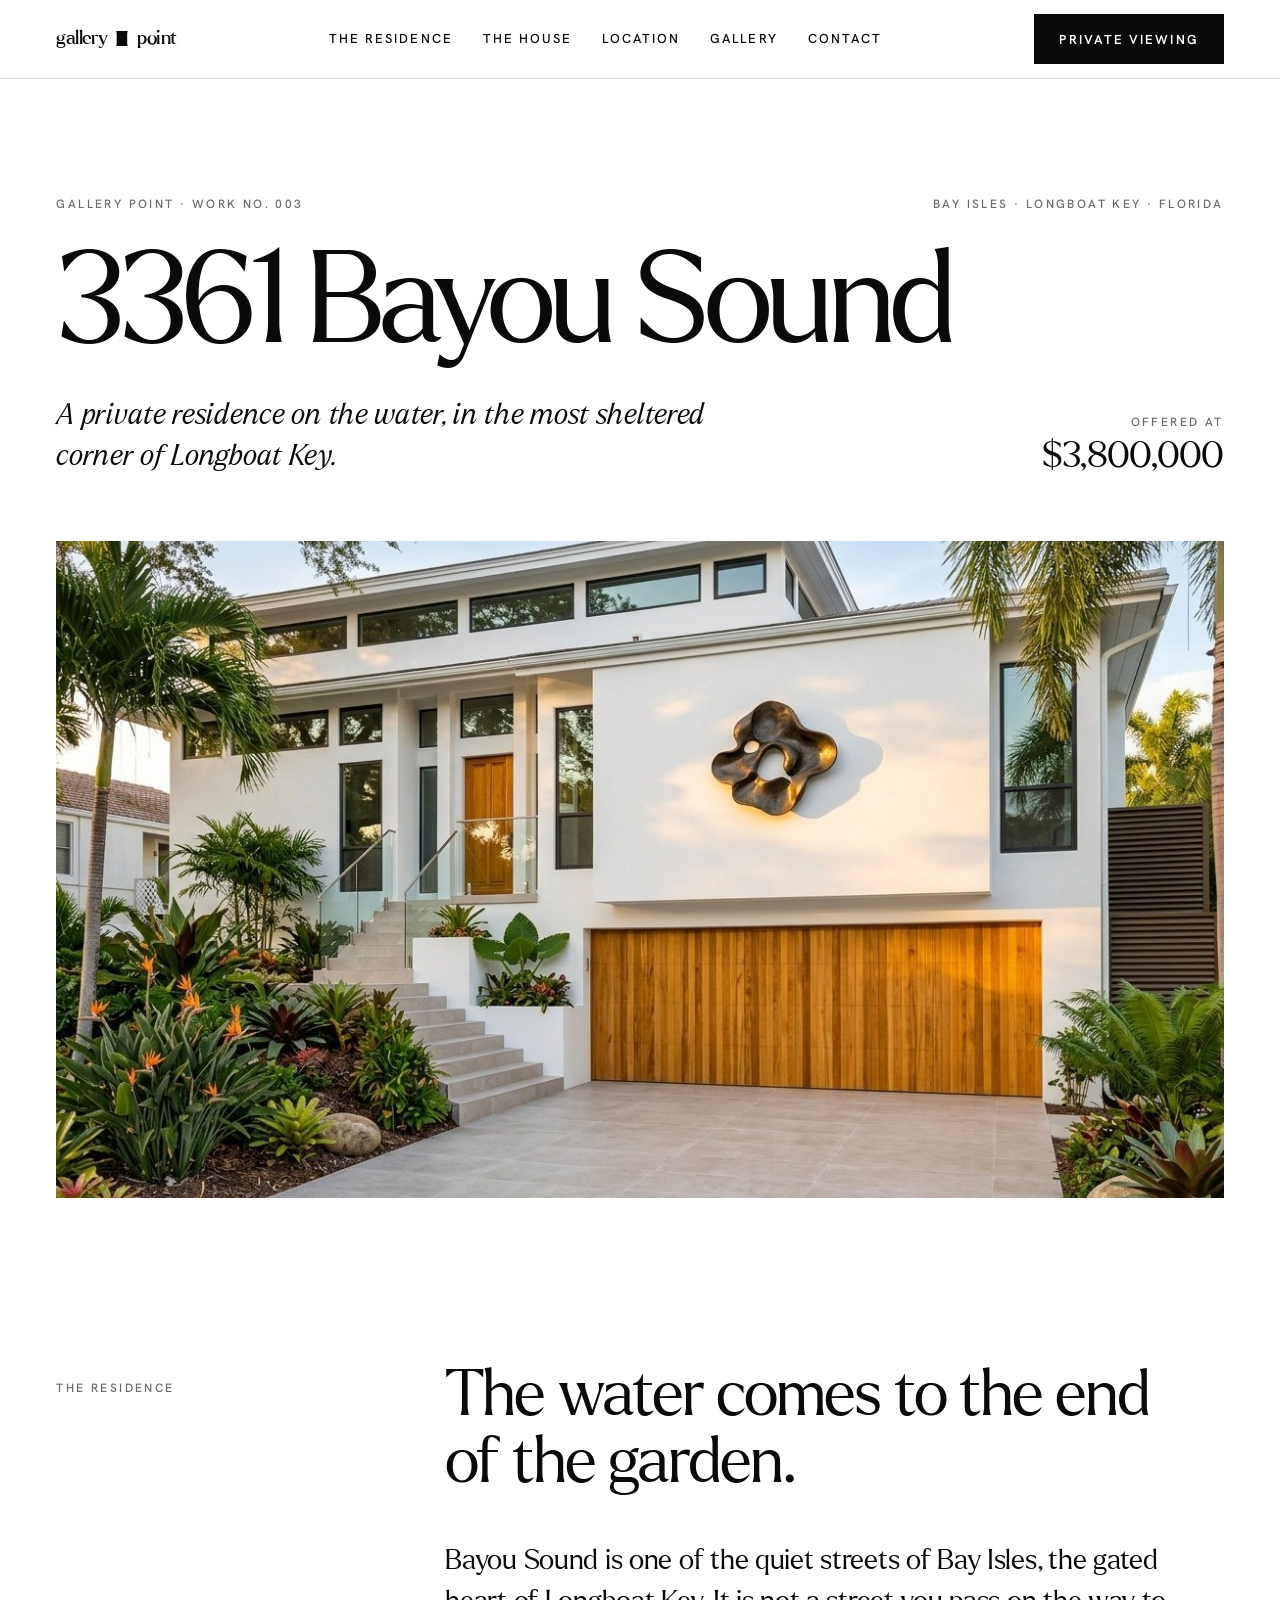
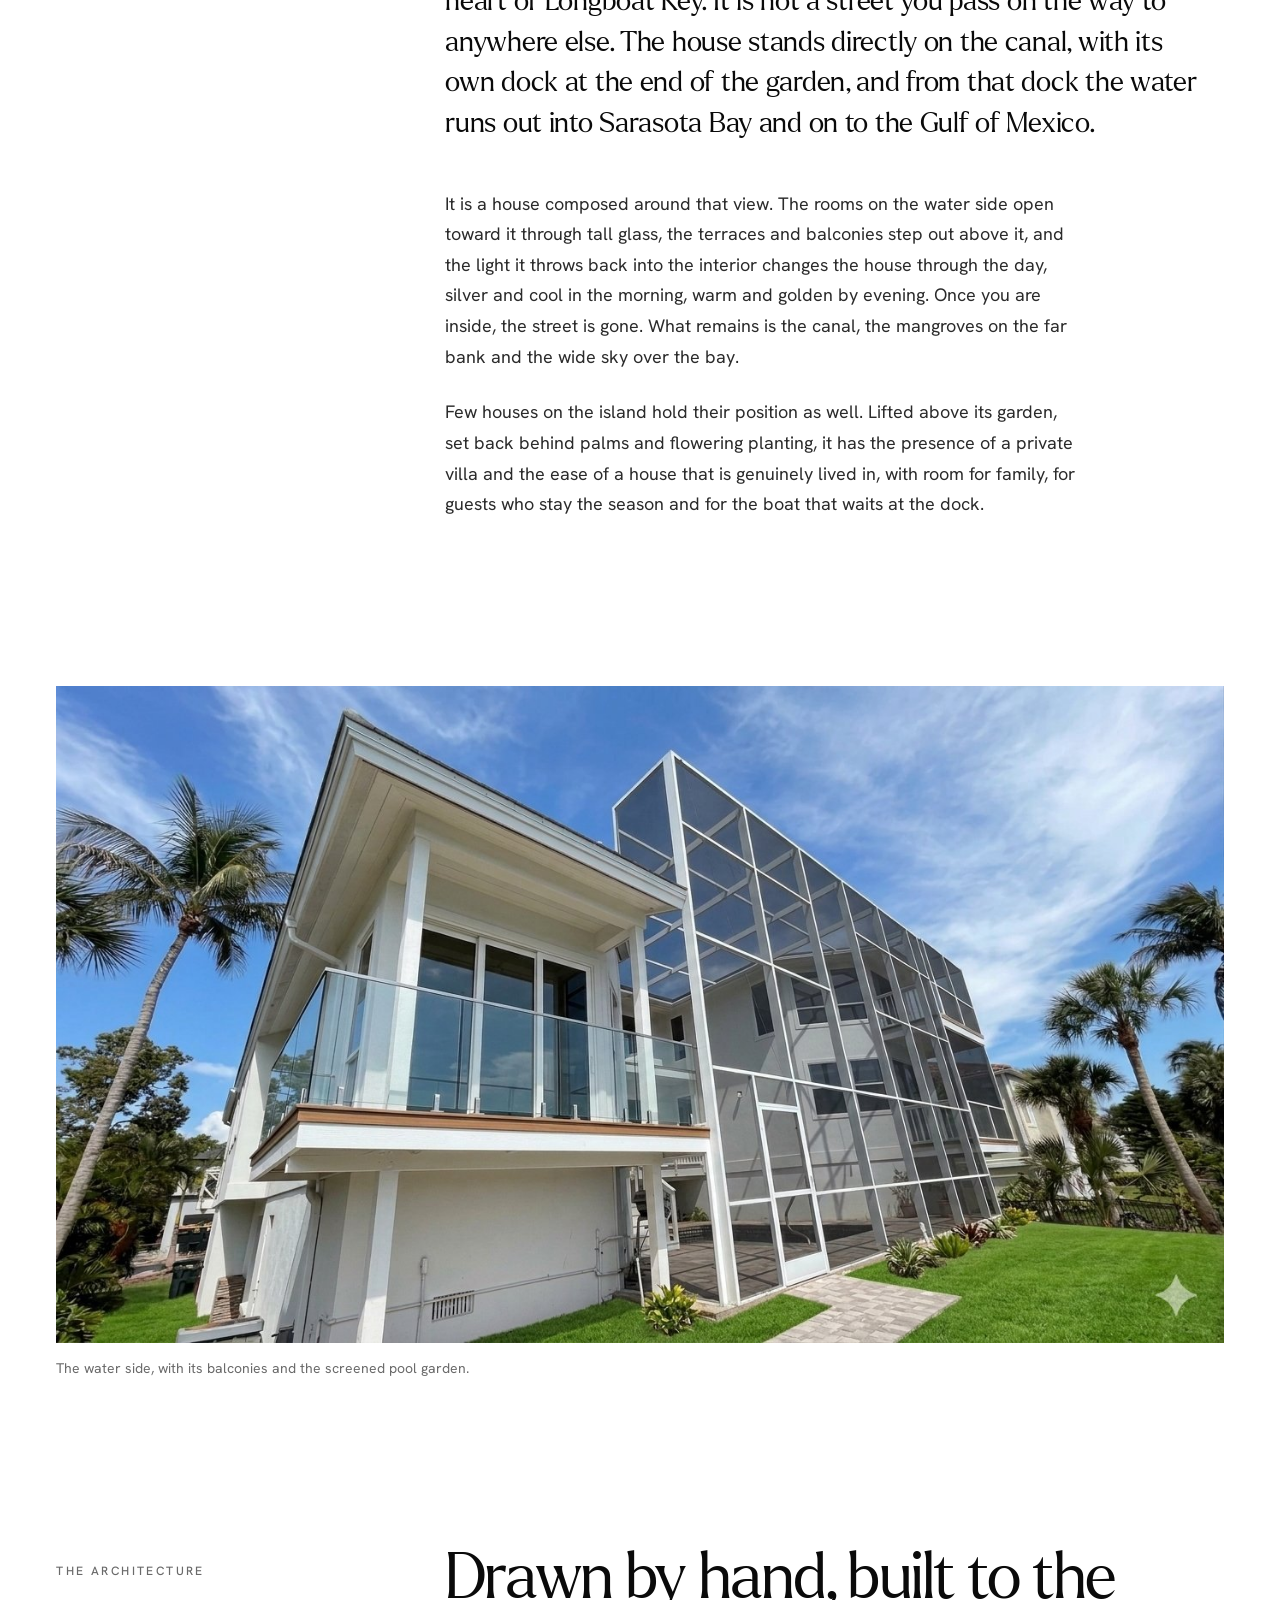
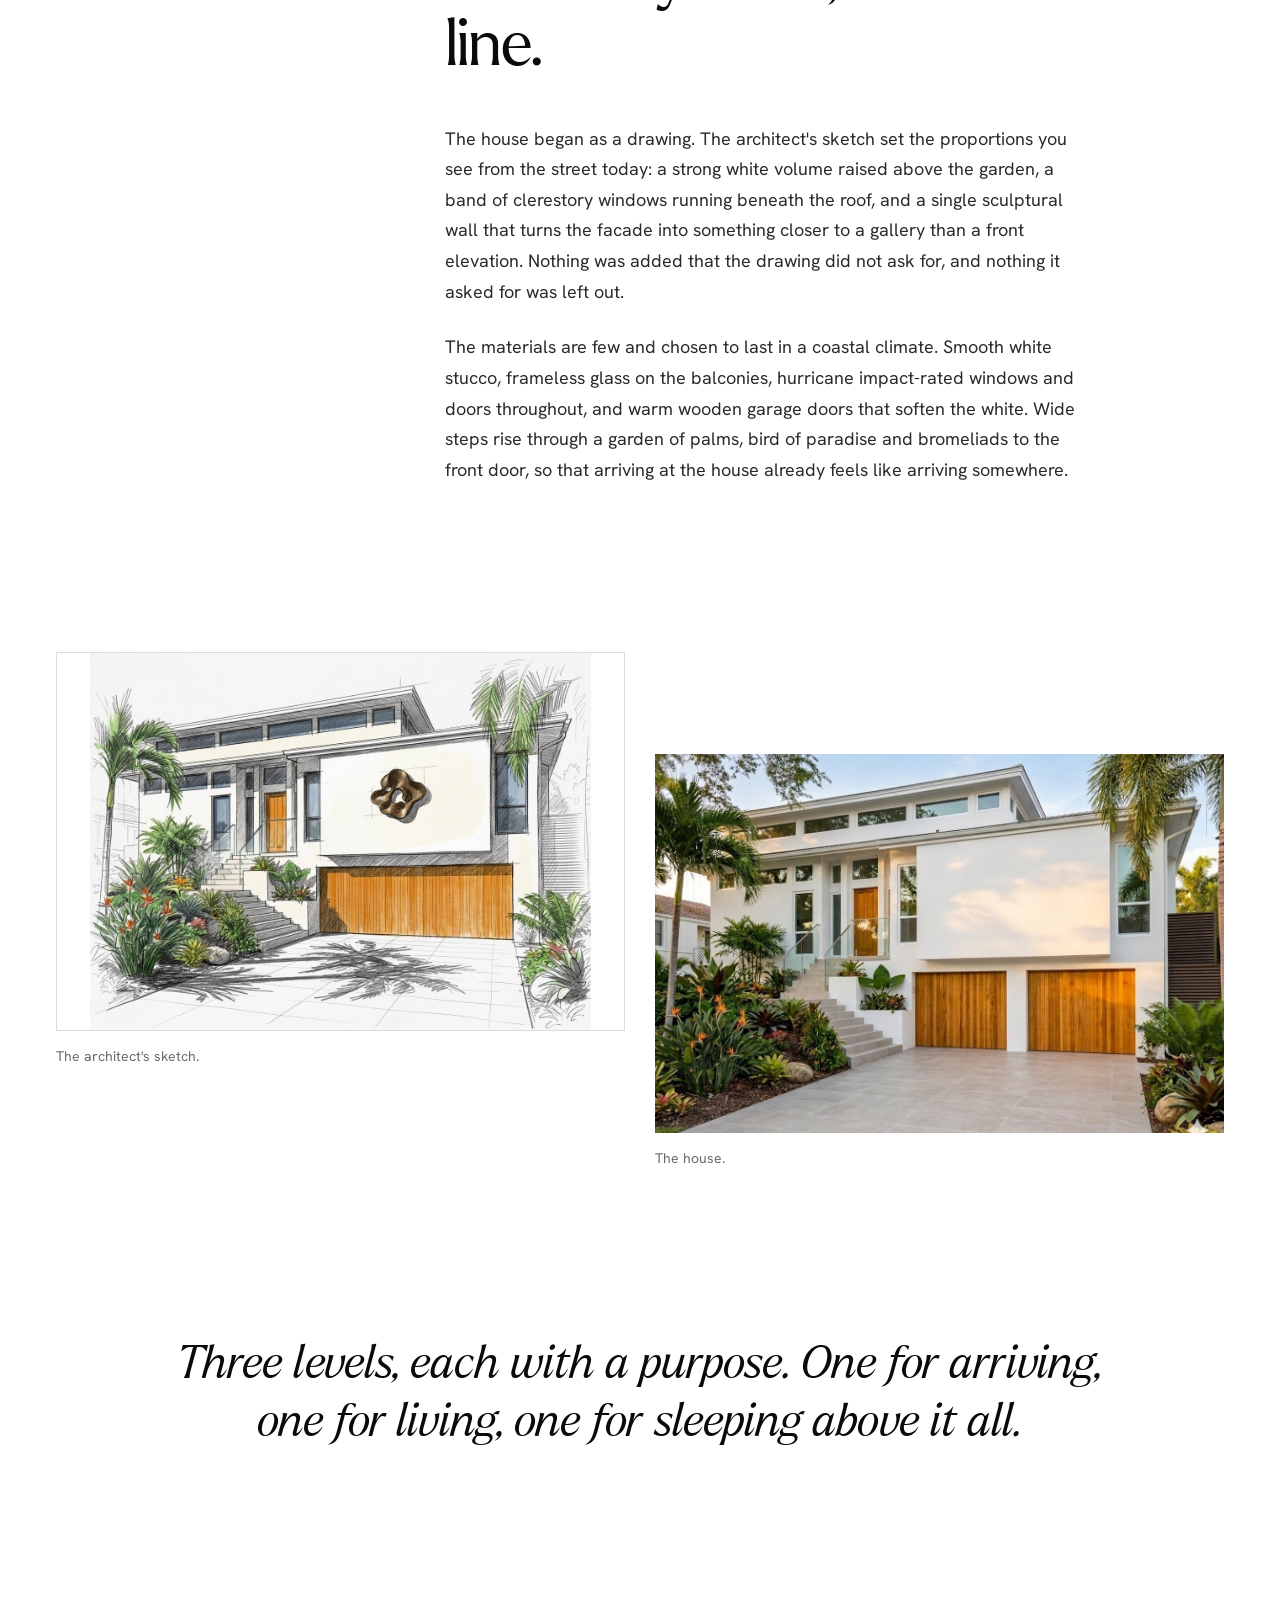
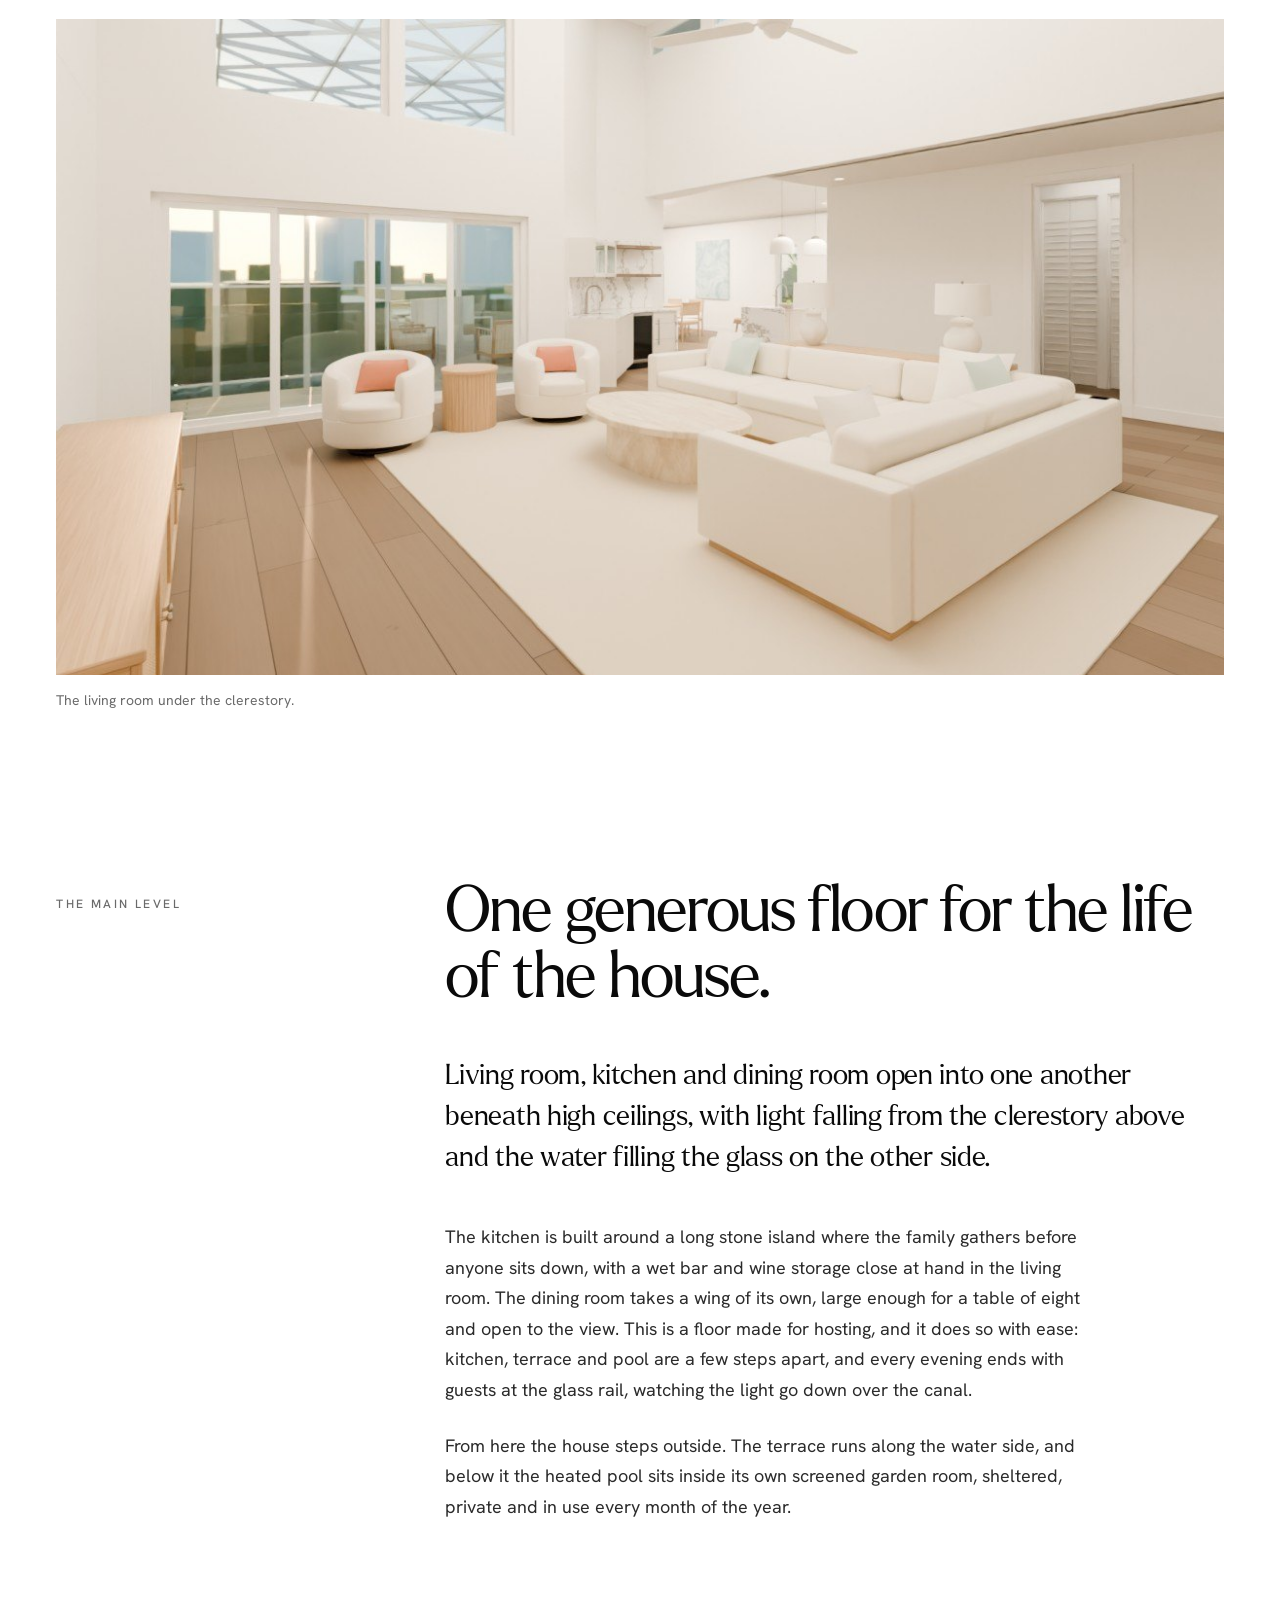
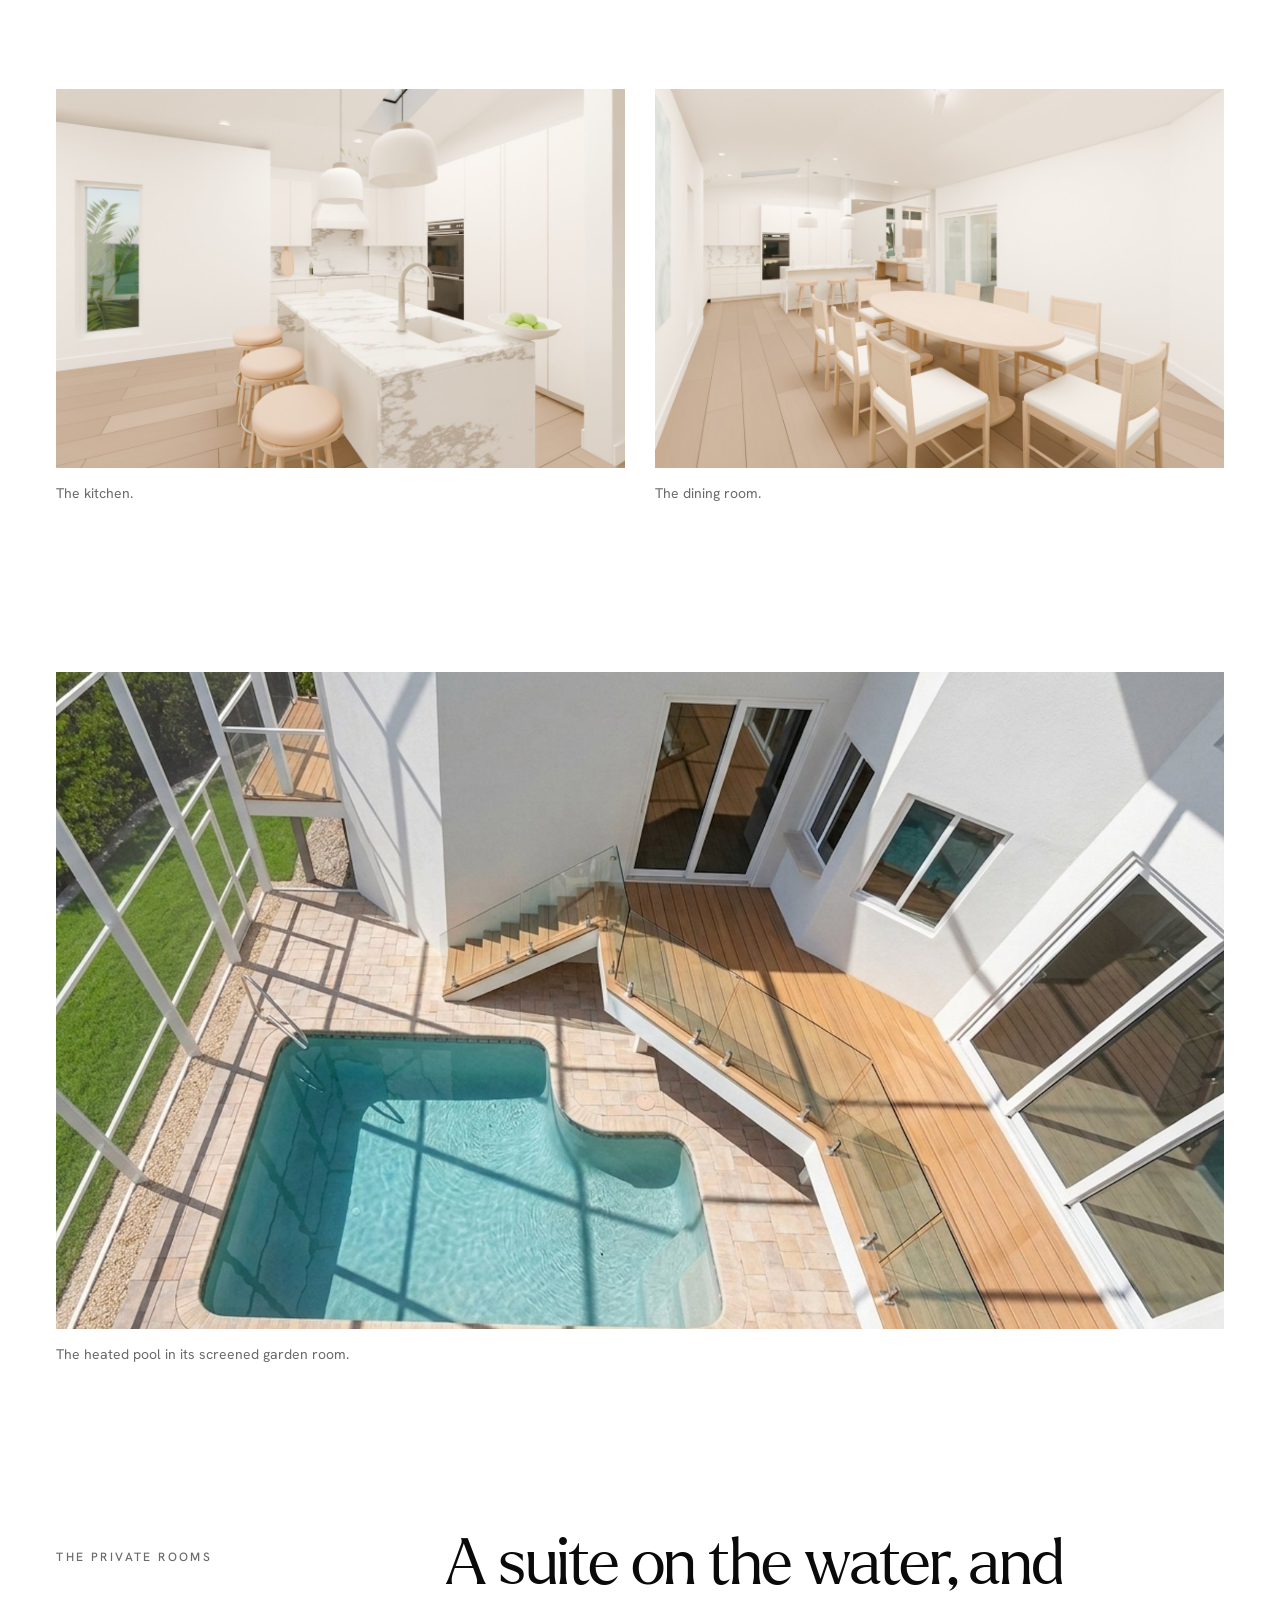
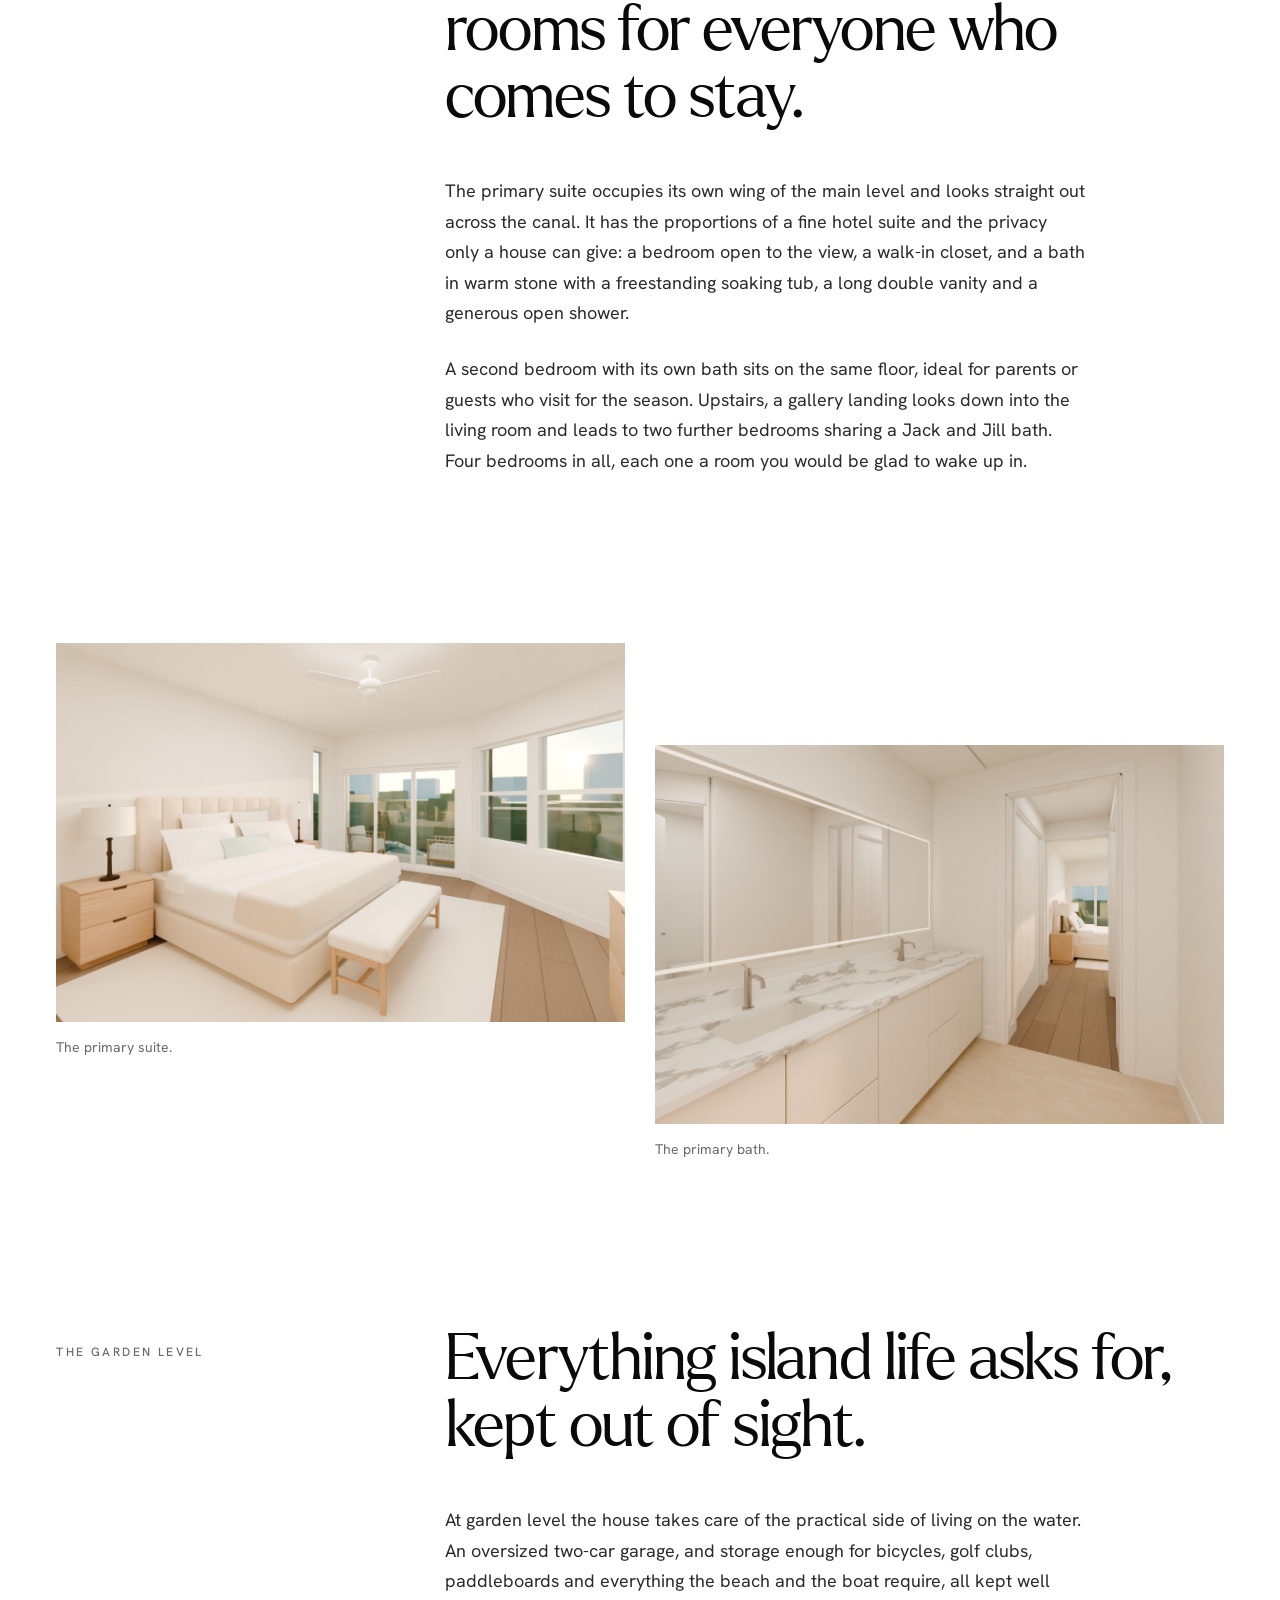
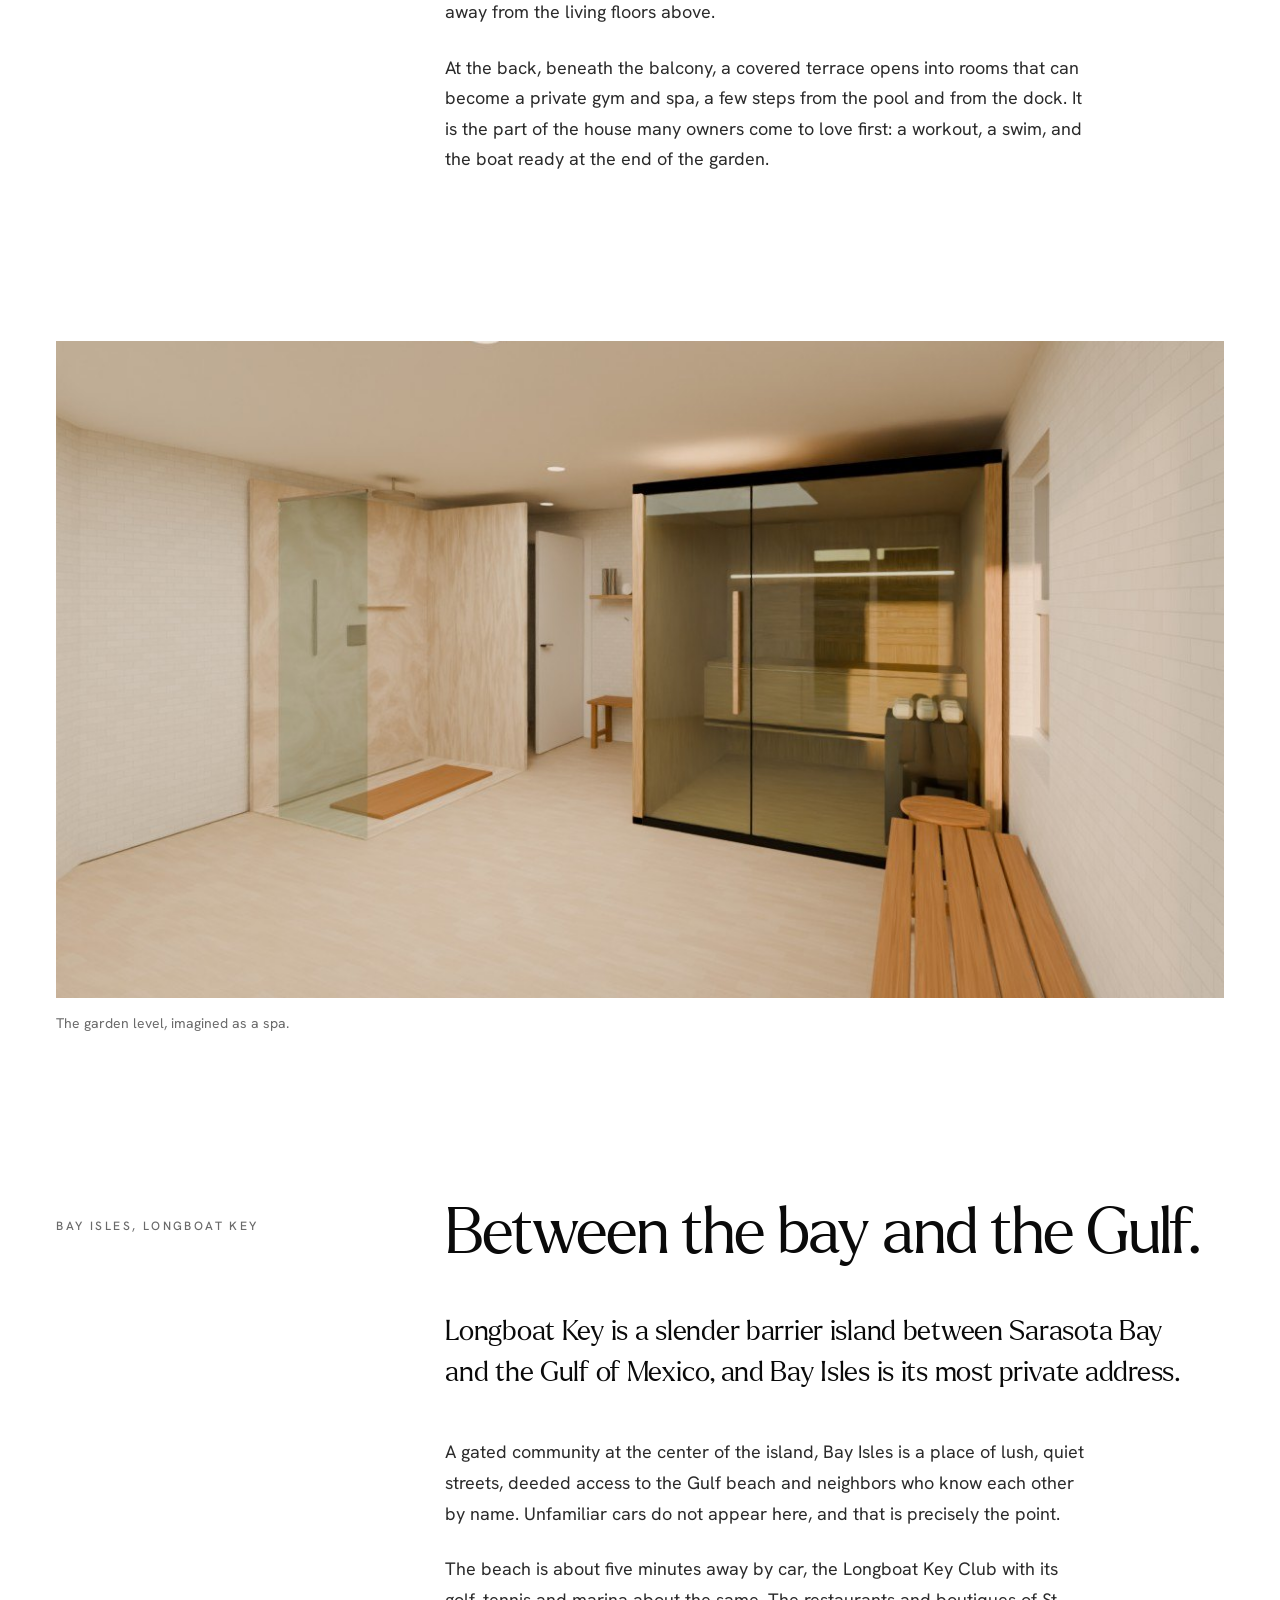
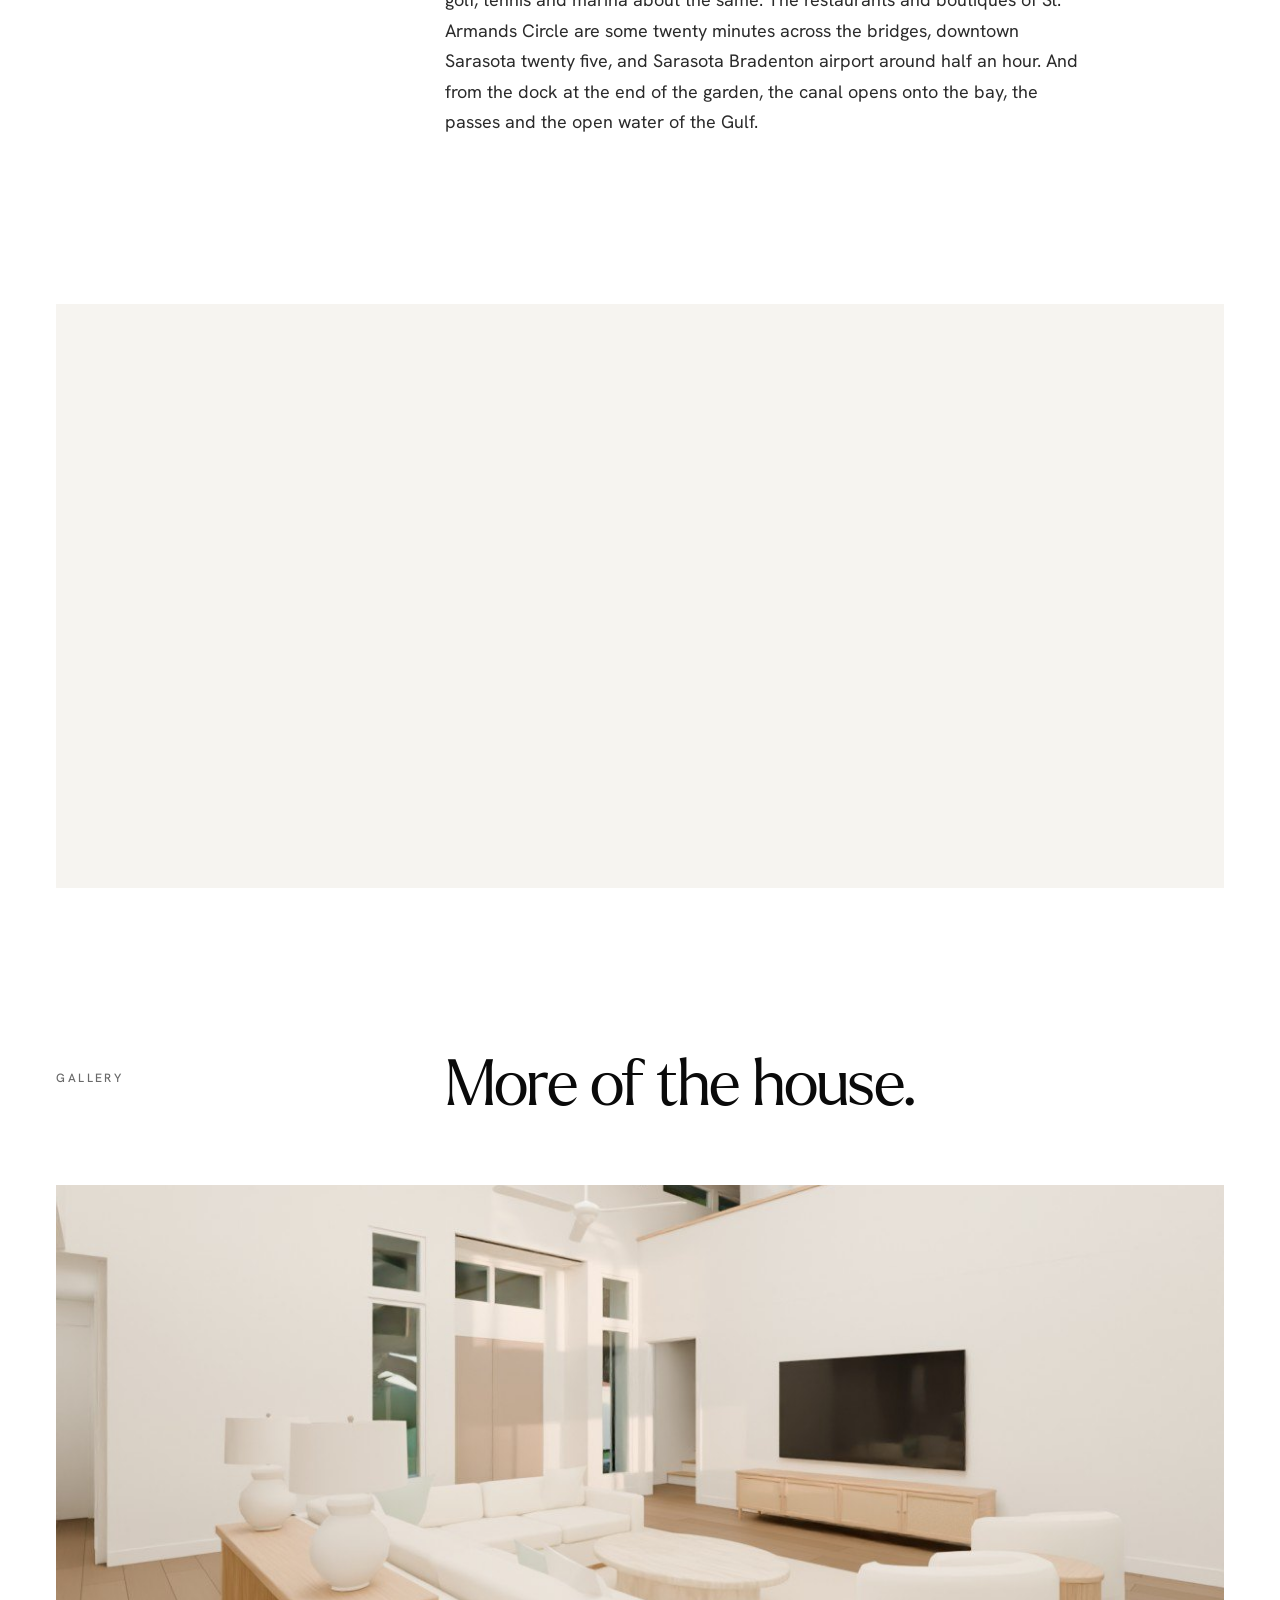
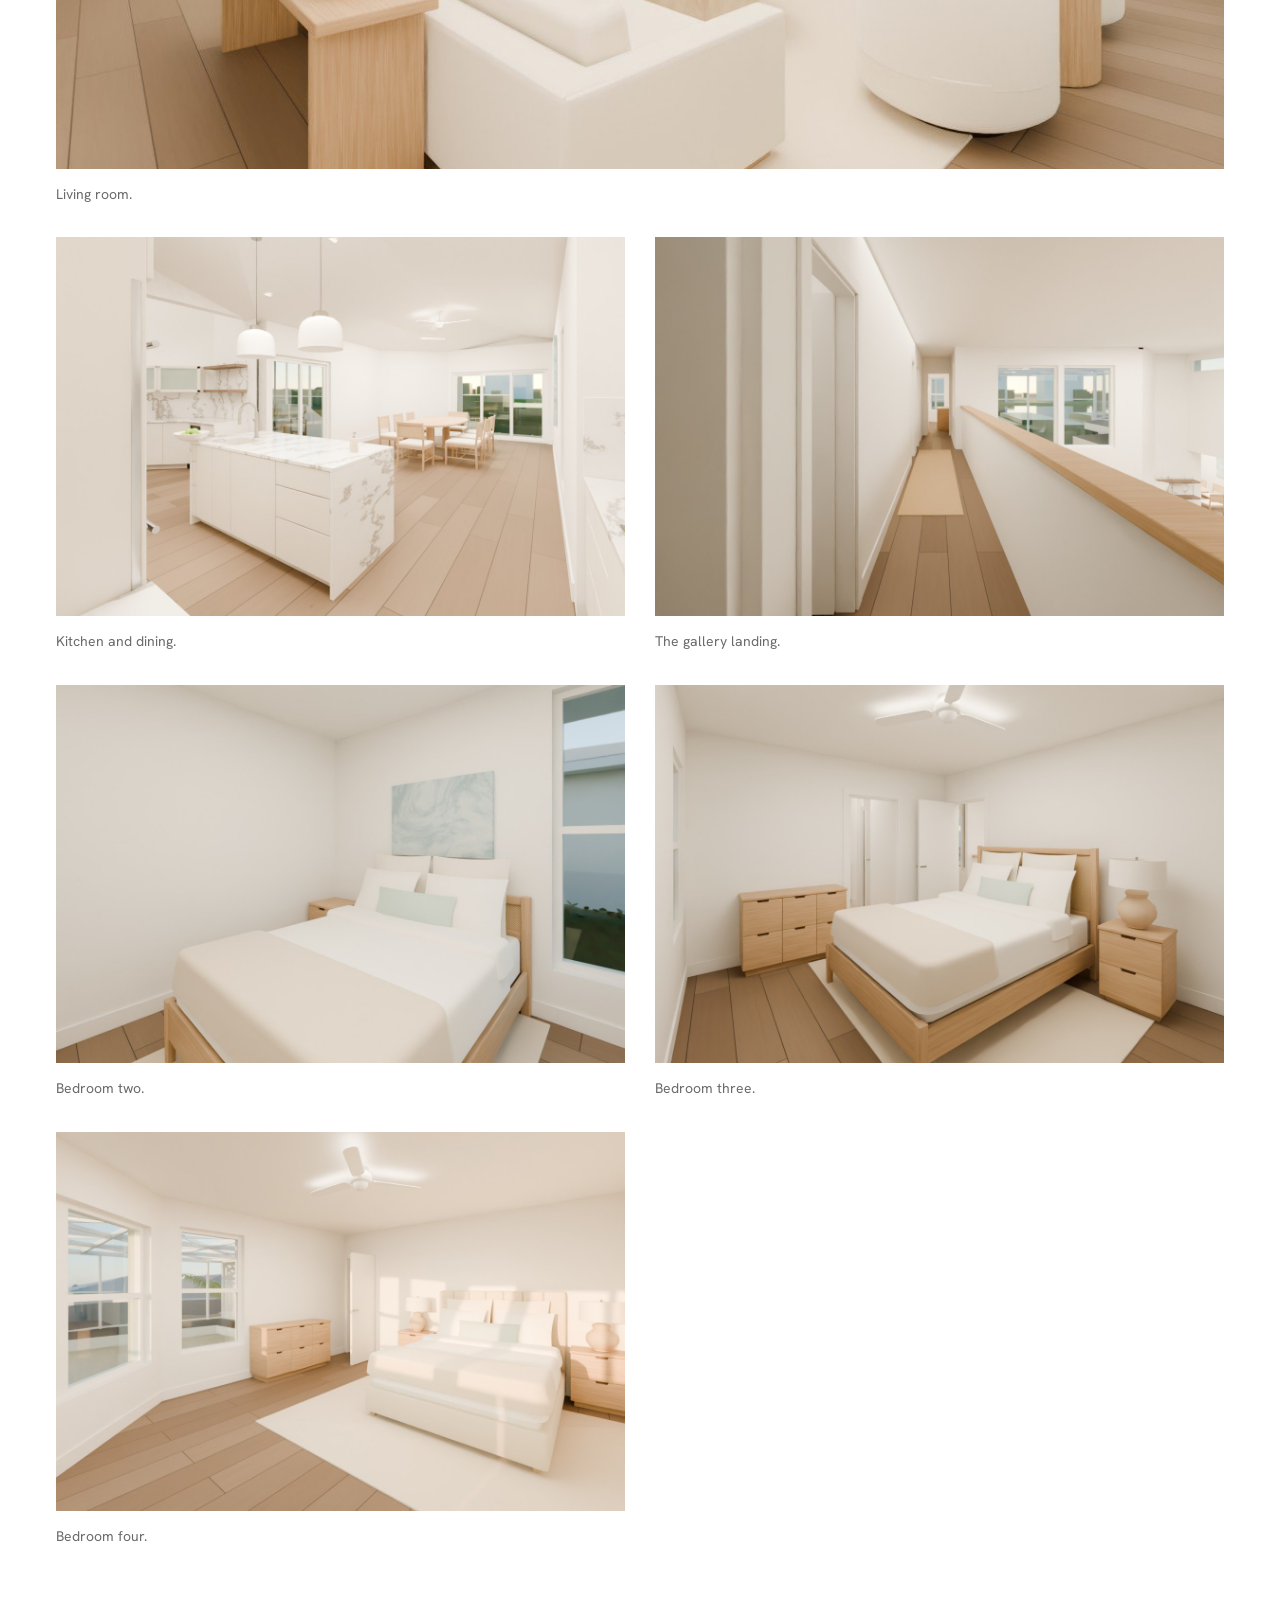
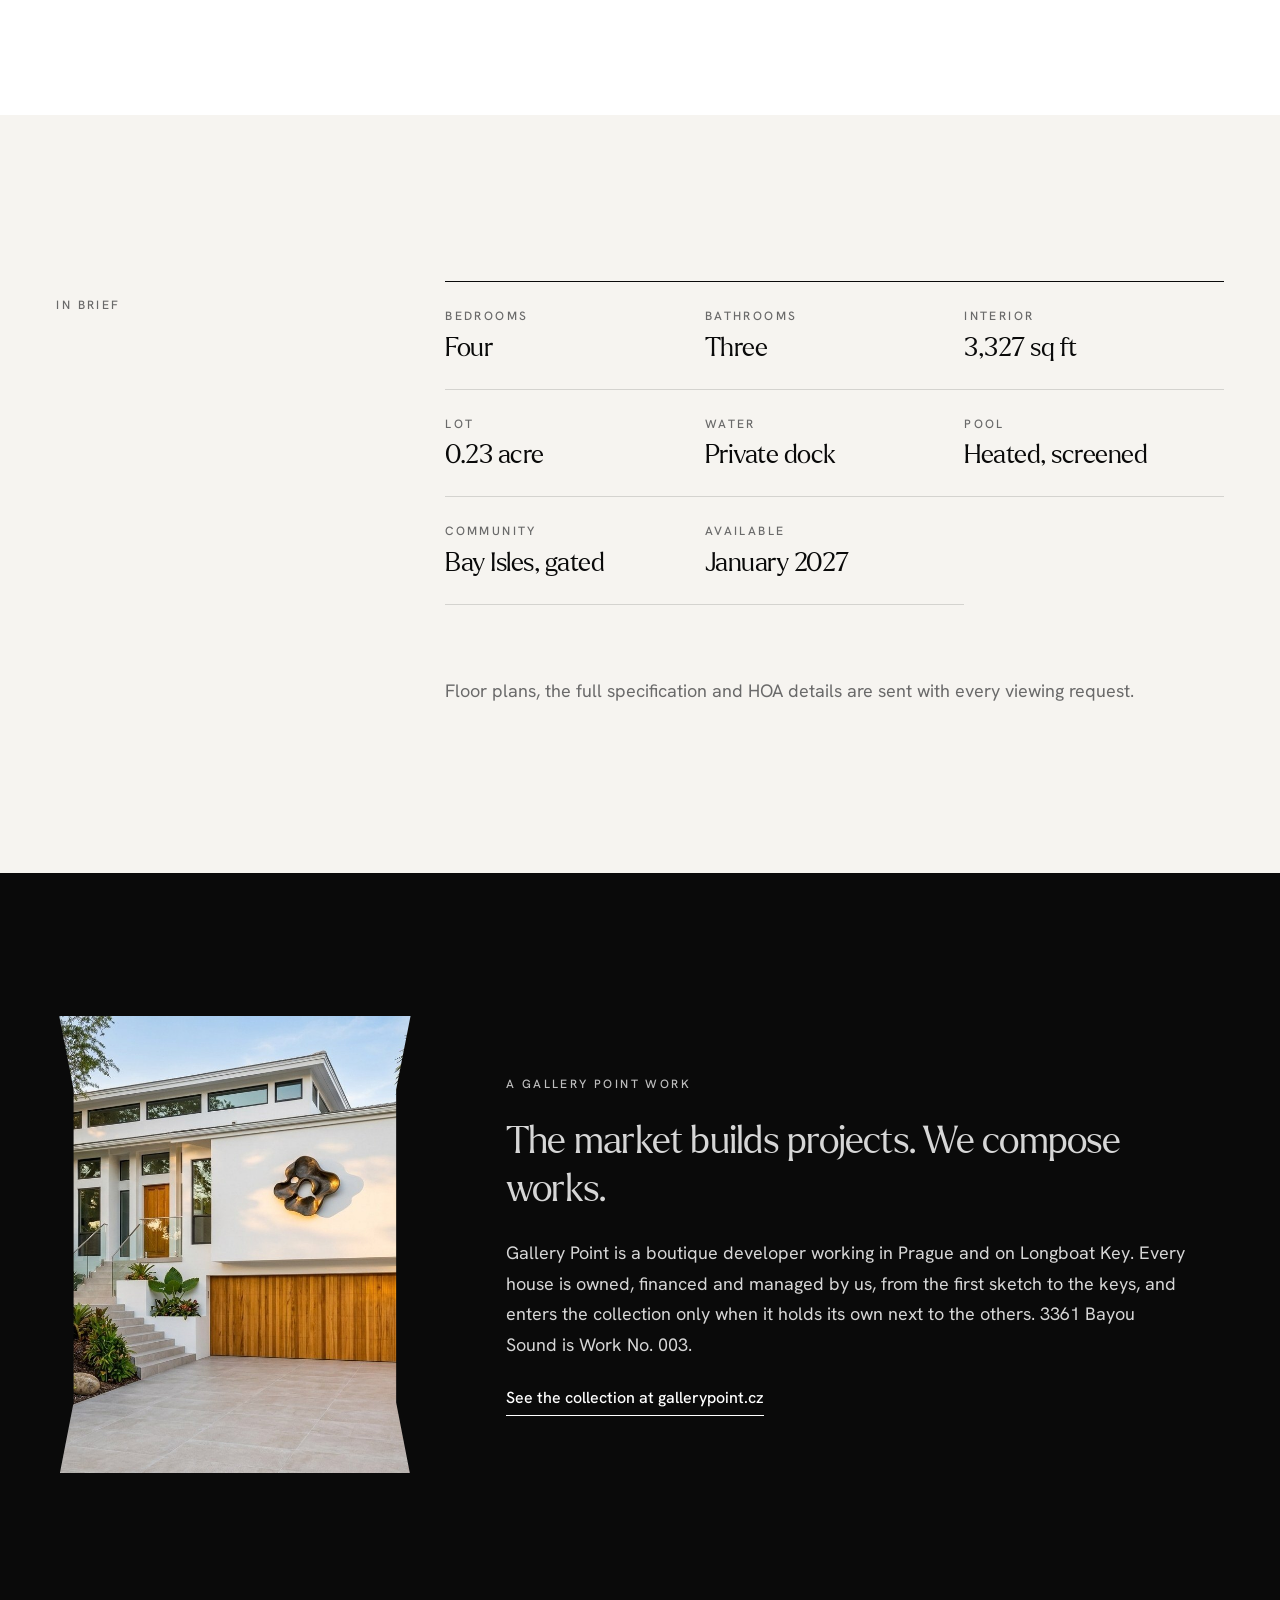
<file: index.html>
<!doctype html>
<html lang="en" style="--acc:#475A9D">
<head>
<meta charset="utf-8">
<meta name="viewport" content="width=device-width, initial-scale=1">
<title>3361 Bayou Sound · Waterfront residence on Longboat Key · Gallery Point</title>
<meta name="description" content="A private waterfront residence in Bay Isles, Longboat Key, Florida. Four bedrooms, a private dock on the canal to Sarasota Bay, a heated screened pool and deeded access to the Gulf beach. Offered at $3,800,000.">
<link rel="canonical" href="https://bayousound3361.com/">
<meta name="theme-color" content="#FFFFFF">

<meta property="og:type" content="website">
<meta property="og:title" content="3361 Bayou Sound · Longboat Key, Florida">
<meta property="og:description" content="A private residence on the water in Bay Isles, Longboat Key. A Gallery Point work.">
<meta property="og:url" content="https://bayousound3361.com/">
<meta property="og:image" content="https://bayousound3361.com/og.jpg">
<meta name="twitter:card" content="summary_large_image">

<link rel="preload" href="assets/fonts/Larken-Light.woff2" as="font" type="font/woff2" crossorigin>
<link rel="preload" href="assets/img/hero-facade.jpg" as="image">
<link rel="preconnect" href="https://fonts.googleapis.com">
<link rel="preconnect" href="https://fonts.gstatic.com" crossorigin>
<link href="https://fonts.googleapis.com/css2?family=Hanken+Grotesk:wght@400;500;600&display=swap" rel="stylesheet">
<link rel="stylesheet" href="assets/css/gp-project.css">
<link rel="icon" href="data:image/svg+xml,%3Csvg xmlns='http://www.w3.org/2000/svg' viewBox='0 0 78 100'%3E%3Cpath d='M1.1 2.8 L0.6 0.5 H76.8 L73.6 16.4 V84.2 L76.6 99.5 H0.8 L3.7 84.2 V16.4 Z' fill='%230A0A0A'/%3E%3C/svg%3E">

<script type="application/ld+json">
{
  "@context": "https://schema.org",
  "@type": "RealEstateListing",
  "name": "3361 Bayou Sound",
  "url": "https://bayousound3361.com/",
  "image": "https://bayousound3361.com/assets/img/hero-facade.jpg",
  "description": "Four-bedroom waterfront residence on a Bay Isles canal, Longboat Key, Florida.",
  "offers": { "@type": "Offer", "price": 3800000, "priceCurrency": "USD", "availability": "https://schema.org/PreOrder" },
  "about": {
    "@type": "SingleFamilyResidence",
    "address": { "@type": "PostalAddress", "streetAddress": "3361 Bayou Sound", "addressLocality": "Longboat Key", "addressRegion": "FL", "postalCode": "34228", "addressCountry": "US" },
    "numberOfBedrooms": 4,
    "numberOfBathroomsTotal": 3,
    "floorSize": { "@type": "QuantitativeValue", "value": 3327, "unitCode": "FTK" }
  },
  "provider": { "@type": "Organization", "name": "Gallery Point", "url": "https://gallerypoint.cz" }
}
</script>
</head>
<body>
<a class="skip" href="#main">Skip to content</a>

<!-- HEADER -->
<header class="hdr">
  <div class="wrap hdr__in">
    <a class="wm" href="#top" aria-label="Gallery Point, 3361 Bayou Sound">
      <span>gallery</span>
      <svg viewBox="0 0 78 100" aria-hidden="true"><path d="M1.1 2.8 L0.6 0.5 H76.8 L73.6 16.4 V84.2 L76.6 99.5 H0.8 L3.7 84.2 V16.4 Z"/></svg>
      <span>point</span>
    </a>
    <button class="menu-btn" type="button" aria-expanded="false" aria-controls="nav">Menu</button>
    <nav class="nav" id="nav" aria-label="Sections">
      <a href="#residence">The residence</a>
      <a href="#house">The house</a>
      <a href="#location">Location</a>
      <a href="#gallery">Gallery</a>
      <a href="#viewing">Contact</a>
    </nav>
    <a class="btn" href="#viewing">Private viewing</a>
  </div>
</header>

<main id="main">

<!-- HERO -->
<section class="wrap hero" id="top">
  <div class="hero__kick">
    <span class="label">Gallery Point · Work No. 003</span>
    <span class="label">Bay Isles · Longboat Key · Florida</span>
  </div>
  <h1 class="hero__title">3361 Bayou Sound</h1>
  <div class="hero__row">
    <p class="hero__sub">A private residence on the water, in the most sheltered corner of Longboat Key.</p>
    <p class="hero__price"><span class="label">Offered at</span><strong>$3,800,000</strong></p>
  </div>
  <figure class="hero__img">
    <img src="assets/img/hero-facade.jpg" width="1192" height="896" fetchpriority="high"
         alt="Street facade of 3361 Bayou Sound with sculptural wall piece, wooden garage doors and tropical garden">
  </figure>
</section>

<!-- THE RESIDENCE -->
<section class="wrap sec" id="residence">
  <div class="story">
    <p class="label story__kick">The residence</p>
    <div class="story__body">
      <h2 class="h2">The water comes to the end of the garden.</h2>
      <p class="lede">Bayou Sound is one of the quiet streets of Bay Isles, the gated heart of Longboat Key. It is not a street you pass on the way to anywhere else. The house stands directly on the canal, with its own dock at the end of the garden, and from that dock the water runs out into Sarasota Bay and on to the Gulf of Mexico.</p>
      <div class="prose">
        <p>It is a house composed around that view. The rooms on the water side open toward it through tall glass, the terraces and balconies step out above it, and the light it throws back into the interior changes the house through the day, silver and cool in the morning, warm and golden by evening. Once you are inside, the street is gone. What remains is the canal, the mangroves on the far bank and the wide sky over the bay.</p>
        <p>Few houses on the island hold their position as well. Lifted above its garden, set back behind palms and flowering planting, it has the presence of a private villa and the ease of a house that is genuinely lived in, with room for family, for guests who stay the season and for the boat that waits at the dock.</p>
      </div>
    </div>
  </div>
</section>

<div class="wrap">
  <figure class="plate plate--wide">
    <img src="assets/img/gallery/11-water-side.jpg" width="1365" height="768" loading="lazy" alt="The water side of the house with glass balconies and the screened pool">
    <figcaption>The water side, with its balconies and the screened pool garden.</figcaption>
  </figure>
</div>

<!-- THE ARCHITECTURE -->
<section class="wrap sec" id="house">
  <div class="story">
    <p class="label story__kick">The architecture</p>
    <div class="story__body">
      <h2 class="h2">Drawn by hand, built to the line.</h2>
      <div class="prose">
        <p>The house began as a drawing. The architect's sketch set the proportions you see from the street today: a strong white volume raised above the garden, a band of clerestory windows running beneath the roof, and a single sculptural wall that turns the facade into something closer to a gallery than a front elevation. Nothing was added that the drawing did not ask for, and nothing it asked for was left out.</p>
        <p>The materials are few and chosen to last in a coastal climate. Smooth white stucco, frameless glass on the balconies, hurricane impact-rated windows and doors throughout, and warm wooden garage doors that soften the white. Wide steps rise through a garden of palms, bird of paradise and bromeliads to the front door, so that arriving at the house already feels like arriving somewhere.</p>
      </div>
    </div>
  </div>
</section>

<div class="wrap">
  <div class="duo duo--offset">
    <figure class="plate sketch">
      <img src="assets/img/sketch-facade.jpg" width="1192" height="896" loading="lazy" alt="The architect's hand sketch of the facade">
      <figcaption>The architect's sketch.</figcaption>
    </figure>
    <figure class="plate">
      <img src="assets/img/facade-built.jpg" width="1193" height="896" loading="lazy" alt="The facade of 3361 Bayou Sound">
      <figcaption>The house.</figcaption>
    </figure>
  </div>
</div>

<section class="wrap sec">
  <p class="statement">Three levels, each with a purpose. One for arriving, one for living, one for sleeping above it all.</p>
</section>

<div class="wrap">
  <figure class="plate plate--wide">
    <img src="assets/img/gallery/01-living.jpg" width="1200" height="800" loading="lazy" alt="Living room under clerestory windows, open toward the terrace">
    <figcaption>The living room under the clerestory.</figcaption>
  </figure>
</div>

<!-- LIVING -->
<section class="wrap sec">
  <div class="story">
    <p class="label story__kick">The main level</p>
    <div class="story__body">
      <h2 class="h2">One generous floor for the life of the house.</h2>
      <p class="lede">Living room, kitchen and dining room open into one another beneath high ceilings, with light falling from the clerestory above and the water filling the glass on the other side.</p>
      <div class="prose">
        <p>The kitchen is built around a long stone island where the family gathers before anyone sits down, with a wet bar and wine storage close at hand in the living room. The dining room takes a wing of its own, large enough for a table of eight and open to the view. This is a floor made for hosting, and it does so with ease: kitchen, terrace and pool are a few steps apart, and every evening ends with guests at the glass rail, watching the light go down over the canal.</p>
        <p>From here the house steps outside. The terrace runs along the water side, and below it the heated pool sits inside its own screened garden room, sheltered, private and in use every month of the year.</p>
      </div>
    </div>
  </div>
</section>

<div class="wrap">
  <div class="duo">
    <figure class="plate">
      <img src="assets/img/gallery/02-kitchen.jpg" width="1200" height="800" loading="lazy" alt="Kitchen with stone island and pendant lights">
      <figcaption>The kitchen.</figcaption>
    </figure>
    <figure class="plate">
      <img src="assets/img/gallery/03-dining.jpg" width="1200" height="800" loading="lazy" alt="Dining room with a table for eight">
      <figcaption>The dining room.</figcaption>
    </figure>
  </div>
</div>

<section class="wrap sec" style="padding-bottom:0">
  <figure class="plate plate--wide">
    <img src="assets/img/gallery/04-pool.jpg" width="1600" height="1047" loading="lazy" alt="Heated screened pool and deck seen from the balcony above">
    <figcaption>The heated pool in its screened garden room.</figcaption>
  </figure>
</section>

<!-- PRIVATE -->
<section class="wrap sec">
  <div class="story">
    <p class="label story__kick">The private rooms</p>
    <div class="story__body">
      <h2 class="h2">A suite on the water, and rooms for everyone who comes to stay.</h2>
      <div class="prose">
        <p>The primary suite occupies its own wing of the main level and looks straight out across the canal. It has the proportions of a fine hotel suite and the privacy only a house can give: a bedroom open to the view, a walk-in closet, and a bath in warm stone with a freestanding soaking tub, a long double vanity and a generous open shower.</p>
        <p>A second bedroom with its own bath sits on the same floor, ideal for parents or guests who visit for the season. Upstairs, a gallery landing looks down into the living room and leads to two further bedrooms sharing a Jack and Jill bath. Four bedrooms in all, each one a room you would be glad to wake up in.</p>
      </div>
    </div>
  </div>
</section>

<div class="wrap">
  <div class="duo duo--offset">
    <figure class="plate">
      <img src="assets/img/gallery/05-primary-suite.jpg" width="1200" height="800" loading="lazy" alt="Primary bedroom with windows toward the water">
      <figcaption>The primary suite.</figcaption>
    </figure>
    <figure class="plate">
      <img src="assets/img/gallery/06-primary-bath.jpg" width="1200" height="800" loading="lazy" alt="Primary bath with a long stone double vanity">
      <figcaption>The primary bath.</figcaption>
    </figure>
  </div>
</div>

<!-- LOWER LEVEL -->
<section class="wrap sec">
  <div class="story">
    <p class="label story__kick">The garden level</p>
    <div class="story__body">
      <h2 class="h2">Everything island life asks for, kept out of sight.</h2>
      <div class="prose">
        <p>At garden level the house takes care of the practical side of living on the water. An oversized two-car garage, and storage enough for bicycles, golf clubs, paddleboards and everything the beach and the boat require, all kept well away from the living floors above.</p>
        <p>At the back, beneath the balcony, a covered terrace opens into rooms that can become a private gym and spa, a few steps from the pool and from the dock. It is the part of the house many owners come to love first: a workout, a swim, and the boat ready at the end of the garden.</p>
      </div>
    </div>
  </div>
</section>

<div class="wrap">
  <figure class="plate plate--wide">
    <img src="assets/img/gallery/07-spa.jpg" width="1200" height="800" loading="lazy" alt="Garden level room shown as a spa with sauna and rain shower">
    <figcaption>The garden level, imagined as a spa.</figcaption>
  </figure>
</div>

<!-- LOCATION -->
<section class="wrap sec" id="location">
  <div class="story">
    <p class="label story__kick">Bay Isles, Longboat Key</p>
    <div class="story__body">
      <h2 class="h2">Between the bay and the Gulf.</h2>
      <p class="lede">Longboat Key is a slender barrier island between Sarasota Bay and the Gulf of Mexico, and Bay Isles is its most private address.</p>
      <div class="prose">
        <p>A gated community at the center of the island, Bay Isles is a place of lush, quiet streets, deeded access to the Gulf beach and neighbors who know each other by name. Unfamiliar cars do not appear here, and that is precisely the point.</p>
        <p>The beach is about five minutes away by car, the Longboat Key Club with its golf, tennis and marina about the same. The restaurants and boutiques of St. Armands Circle are some twenty minutes across the bridges, downtown Sarasota twenty five, and Sarasota Bradenton airport around half an hour. And from the dock at the end of the garden, the canal opens onto the bay, the passes and the open water of the Gulf.</p>
      </div>
    </div>
  </div>
</section>

<div class="wrap">
  <div class="map">
    <iframe title="Map of 3361 Bayou Sound, Longboat Key" loading="lazy" referrerpolicy="no-referrer-when-downgrade"
            src="https://maps.google.com/maps?q=3361%20Bayou%20Sound%2C%20Longboat%20Key%2C%20FL%2034228&z=13&output=embed"></iframe>
  </div>
</div>

<!-- GALLERY -->
<section class="wrap sec" id="gallery">
  <div class="story" style="margin-bottom:clamp(40px,5vw,72px)">
    <p class="label story__kick">Gallery</p>
    <div class="story__body"><h2 class="h2">More of the house.</h2></div>
  </div>
  <div class="gallery">
    <figure class="plate"><img src="assets/img/gallery/12-living.jpg" width="1200" height="800" loading="lazy" alt="Living room with clerestory windows"><figcaption>Living room.</figcaption></figure>
    <figure class="plate"><img src="assets/img/gallery/10-kitchen-dining.jpg" width="1200" height="800" loading="lazy" alt="Kitchen island looking toward the dining room"><figcaption>Kitchen and dining.</figcaption></figure>
    <figure class="plate"><img src="assets/img/gallery/14-gallery-landing.jpg" width="1200" height="800" loading="lazy" alt="Upper gallery landing above the living room"><figcaption>The gallery landing.</figcaption></figure>
    <figure class="plate"><img src="assets/img/gallery/08-bedroom-2.jpg" width="1200" height="800" loading="lazy" alt="Bedroom two"><figcaption>Bedroom two.</figcaption></figure>
    <figure class="plate"><img src="assets/img/gallery/09-bedroom-3.jpg" width="1200" height="800" loading="lazy" alt="Bedroom three"><figcaption>Bedroom three.</figcaption></figure>
    <figure class="plate"><img src="assets/img/gallery/13-bedroom-4.jpg" width="1200" height="800" loading="lazy" alt="Bedroom four"><figcaption>Bedroom four.</figcaption></figure>
  </div>
</section>

<!-- IN BRIEF -->
<section class="tint">
  <div class="wrap sec">
    <div class="story">
      <p class="label story__kick">In brief</p>
      <div class="story__body" style="max-width:none">
        <dl class="brief">
          <div><dt>Bedrooms</dt><dd>Four</dd></div>
          <div><dt>Bathrooms</dt><dd>Three</dd></div>
          <div><dt>Interior</dt><dd>3,327 sq ft</dd></div>
          <div><dt>Lot</dt><dd>0.23 acre</dd></div>
          <div><dt>Water</dt><dd>Private dock</dd></div>
          <div><dt>Pool</dt><dd>Heated, screened</dd></div>
          <div><dt>Community</dt><dd>Bay Isles, gated</dd></div>
          <div><dt>Available</dt><dd>January 2027</dd></div>
        </dl>
        <p class="brief-note">Floor plans, the full specification and HOA details are sent with every viewing request.</p>
      </div>
    </div>
  </div>
</section>

<!-- A GALLERY POINT WORK (identical on every project site) -->
<section class="gp">
  <div class="wrap gp__in">
    <div class="gp__img"><img src="assets/img/hero-facade.jpg" width="1192" height="896" loading="lazy" alt=""></div>
    <div class="gp__txt">
      <span class="label">A Gallery Point work</span>
      <p class="gp__quote">The market builds projects. We compose works.</p>
      <p>Gallery Point is a boutique developer working in Prague and on Longboat Key. Every house is owned, financed and managed by us, from the first sketch to the keys, and enters the collection only when it holds its own next to the others. 3361 Bayou Sound is Work No. 003.</p>
      <a class="link" href="https://gallerypoint.cz">See the collection at gallerypoint.cz</a>
    </div>
  </div>
</section>

<!-- CONTACT -->
<section class="wrap sec contact" id="viewing">
  <div class="contact__aside">
    <h2 class="h2">Arrange a private viewing</h2>
    <p>Viewings are by appointment. Floor plans and the full specification are sent on request.</p>
    <div class="card">
      <span class="label">Your contact</span>
      <span class="card__name">Karel Snehota</span>
      <span style="color:var(--muted)">Gallery Point</span>
      <a href="mailto:snehota@gallerypoint.cz">snehota@gallerypoint.cz</a>
    </div>
  </div>

  <form class="form" id="viewing-form" action="https://formsubmit.co/snehota@gallerypoint.cz" method="POST" novalidate>
    <input type="hidden" name="_subject" value="3361 Bayou Sound · viewing request">
    <input type="hidden" name="_template" value="table">
    <input type="hidden" name="_captcha" value="false">
    <input type="hidden" name="_cc" value="dsiwy2000@gmail.com">
    <input type="hidden" name="_next" value="https://bayousound3361.com/thanks.html">
    <input type="text" name="_honey" class="hp" tabindex="-1" autocomplete="off" aria-hidden="true">

    <label class="field">Full name<input type="text" name="name" autocomplete="name" required></label>
    <label class="field">Email<input type="email" name="email" autocomplete="email" required></label>
    <label class="field">Phone<input type="tel" name="phone" autocomplete="tel"></label>
    <label class="field">Preferred date<input type="date" name="preferred_date"></label>

    <fieldset class="choice full">
      <legend>I am</legend>
      <label><input type="radio" name="role" value="Buyer" checked>A buyer</label>
      <label><input type="radio" name="role" value="Agent representing a buyer">An agent representing a buyer</label>
    </fieldset>

    <label class="field full">Message<textarea name="message" rows="4"></textarea></label>
    <label class="check full"><input type="checkbox" name="send_documents" value="Yes" checked>Send me the floor plans and the specification</label>

    <div class="form__end full">
      <p class="form__msg" role="status" aria-live="polite">We reply within one business day.</p>
      <button class="btn btn--lg" type="submit">Request a viewing</button>
    </div>
  </form>
</section>

</main>

<!-- FOOTER -->
<footer class="ftr">
  <div class="wrap ftr__in">
    <div class="ftr__co">
      <span class="wm" aria-hidden="true">gallery<svg viewBox="0 0 78 100"><path d="M1.1 2.8 L0.6 0.5 H76.8 L73.6 16.4 V84.2 L76.6 99.5 H0.8 L3.7 84.2 V16.4 Z"/></svg>point</span>
      <span>Gallery Point US LLC · Longboat Key, Florida</span>
      <a href="https://gallerypoint.cz">gallerypoint.cz</a>
    </div>
    <p>Information deemed reliable but not guaranteed. Sketches and interior renderings are illustrative; furnishings are not included. Dimensions and features to be verified by the buyer. Equal Housing Opportunity. © <span id="yr">2026</span> Gallery Point.</p>
  </div>
</footer>

<script src="assets/js/site.js" defer></script>
</body>
</html>
</file>
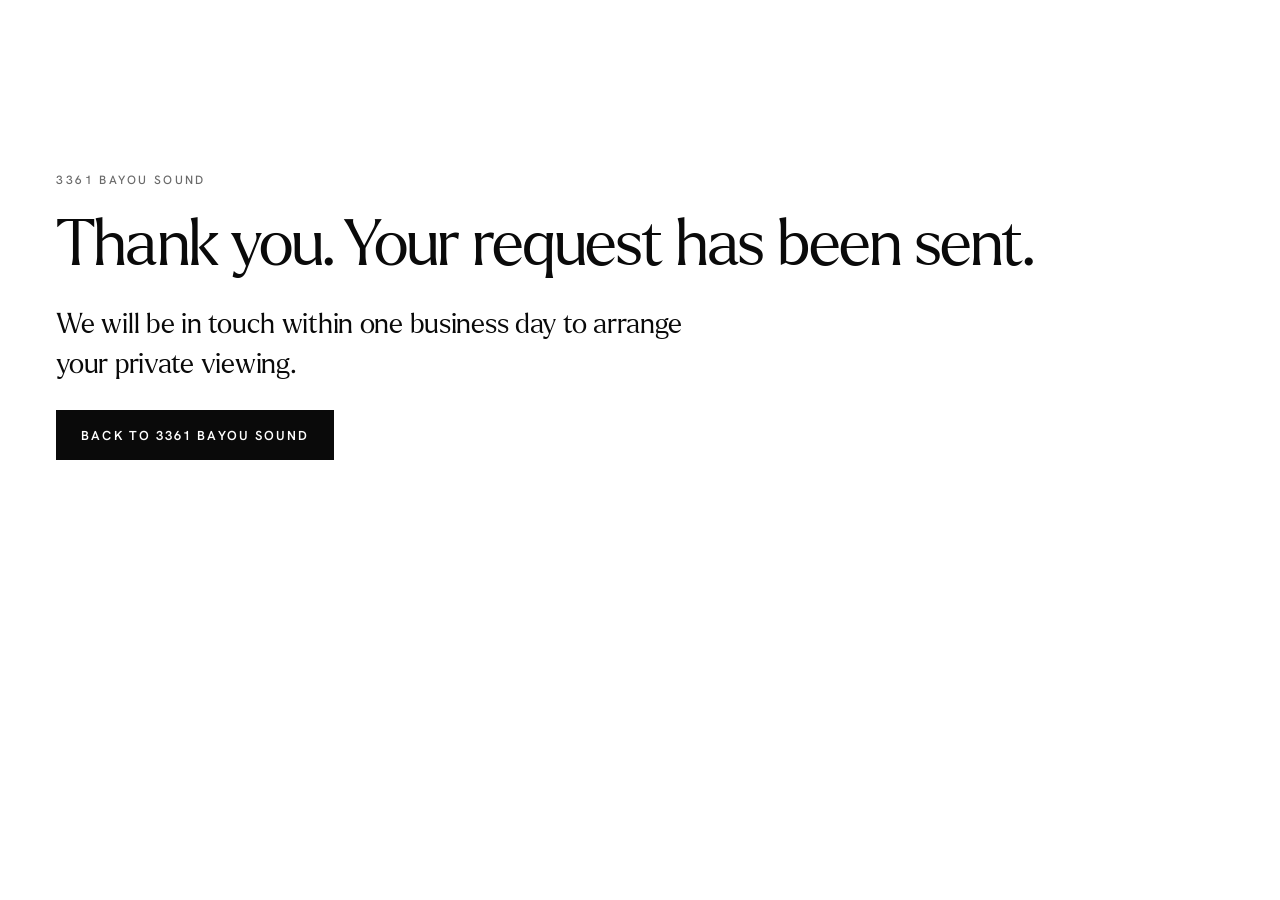
<file: thanks.html>
<!doctype html>
<html lang="en" style="--acc:#475A9D">
<head><meta charset="utf-8"><meta name="viewport" content="width=device-width, initial-scale=1"><meta name="robots" content="noindex"><title>Thank you · 3361 Bayou Sound</title>
<link href="https://fonts.googleapis.com/css2?family=Hanken+Grotesk:wght@400;500;600&display=swap" rel="stylesheet">
<link rel="stylesheet" href="/assets/css/gp-project.css"></head>
<body><main class="wrap sec" style="min-height:70vh;display:flex;flex-direction:column;justify-content:center;gap:24px">
<span class="label">3361 Bayou Sound</span><h1 class="h2">Thank you. Your request has been sent.</h1>
<p class="lede" style="max-width:640px">We will be in touch within one business day to arrange your private viewing.</p>
<a class="btn" href="/" style="align-self:flex-start">Back to 3361 Bayou Sound</a></main></body></html>
</file>
<file: assets/css/gp-project.css>
/* Gallery Point · project site template
   Editorial one-page: story first, images large, facts last and quiet.
   A project changes only --acc on <html> and its content. No animations by design. */

@font-face{font-family:"Larken";src:url("../fonts/Larken-Light.woff2") format("woff2");font-weight:300;font-style:normal;font-display:swap}
@font-face{font-family:"Larken";src:url("../fonts/Larken-LightItalic.woff2") format("woff2");font-weight:300;font-style:italic;font-display:swap}
@font-face{font-family:"Larken";src:url("../fonts/Larken-Regular.woff2") format("woff2");font-weight:400;font-style:normal;font-display:swap}
@font-face{font-family:"Larken";src:url("../fonts/Larken-Italic.woff2") format("woff2");font-weight:400;font-style:italic;font-display:swap}

:root{
  --wall:#FFFFFF;
  --mat:#F6F4F0;
  --stone:#E9E6E0;
  --ink:#0A0A0A;
  --text:#2B2B2B;
  --muted:#6A6A6A;
  --line:rgba(10,10,10,.14);
  --acc:#475A9D;
  --serif:"Larken",Georgia,"Times New Roman",serif;
  --sans:"Hanken Grotesk",Helvetica,Arial,sans-serif;
  --pad:clamp(20px,4.4vw,64px);
  --max:1360px;
  --sec:clamp(110px,13vw,200px);
  --gap:clamp(16px,2.4vw,36px);
}

*,*::before,*::after{box-sizing:border-box}
html{scroll-padding-top:90px;-webkit-text-size-adjust:100%}
body{margin:0;background:var(--wall);color:var(--ink);font-family:var(--sans);font-size:18px;line-height:1.7;-webkit-font-smoothing:antialiased}
img{display:block;max-width:100%;height:auto}
a{color:inherit}
a:hover{color:var(--muted)}
:focus-visible{outline:2px solid var(--acc);outline-offset:3px}
h1,h2,h3,p,figure,dl,dd,ul{margin:0}
ul{padding:0;list-style:none}

.wrap{max-width:var(--max);margin:0 auto;padding-inline:var(--pad)}
.skip{position:absolute;left:-9999px;top:0;background:var(--ink);color:#fff;padding:12px 18px;z-index:100}
.skip:focus{left:12px;top:12px}

/* text roles */
.label{font-size:12px;font-weight:500;letter-spacing:.2em;text-transform:uppercase;color:var(--muted)}
.h2{font-family:var(--serif);font-weight:300;font-size:clamp(2.4rem,5vw,4.6rem);line-height:1.04;letter-spacing:-.03em}
.lede{font-family:var(--serif);font-weight:300;font-size:clamp(1.45rem,2.2vw,1.95rem);line-height:1.45;letter-spacing:-.01em;color:var(--ink)}
.prose{display:flex;flex-direction:column;gap:1.4em;color:var(--text)}
.link{text-decoration:none;border-bottom:1px solid currentColor;padding-bottom:3px;font-size:16px;font-weight:500}
.sec{padding-block:var(--sec)}
.tint{background:var(--mat)}

/* buttons */
.btn{display:inline-flex;align-items:center;justify-content:center;min-height:50px;padding:0 24px;background:var(--ink);color:#fff;text-decoration:none;font:600 13px/1 var(--sans);letter-spacing:.16em;text-transform:uppercase;border:1px solid var(--ink);cursor:pointer}
.btn:hover{background:#2E2E2E;color:#fff}
.btn--lg{min-height:58px;padding:0 36px;font-size:14px}

/* header */
.hdr{position:sticky;top:0;z-index:20;background:rgba(255,255,255,.97);border-bottom:1px solid var(--line)}
.hdr__in{display:flex;flex-wrap:wrap;align-items:center;justify-content:space-between;gap:12px 28px;padding-block:14px}
.wm{display:flex;align-items:center;gap:9px;text-decoration:none;font-family:var(--serif);font-size:19px;letter-spacing:-.03em;color:var(--ink)}
.wm svg{width:12px;height:15px;fill:currentColor}
.nav{display:flex;flex-wrap:wrap;gap:4px 30px}
.nav a{text-decoration:none;font-size:13px;font-weight:500;letter-spacing:.16em;text-transform:uppercase;padding:10px 0}
.menu-btn{display:none}

/* hero */
.hero{padding-top:clamp(64px,9vw,130px)}
.hero__kick{display:flex;flex-wrap:wrap;justify-content:space-between;gap:8px 24px}
.hero__title{margin-top:30px;font-family:var(--serif);font-weight:300;font-size:clamp(3.2rem,10vw,9.4rem);line-height:.95;letter-spacing:-.045em}
.hero__row{margin-top:30px;display:flex;flex-wrap:wrap;align-items:flex-end;justify-content:space-between;gap:24px 56px}
.hero__sub{max-width:660px;font-family:var(--serif);font-weight:300;font-style:italic;font-size:clamp(1.4rem,2.3vw,2rem);line-height:1.38;letter-spacing:-.01em}
.hero__price{display:flex;flex-direction:column;align-items:flex-end;gap:6px;text-align:right}
.hero__price strong{font-family:var(--serif);font-weight:300;font-size:clamp(1.7rem,2.8vw,2.5rem);letter-spacing:-.02em;line-height:1.1}
.hero__img{margin-top:clamp(40px,5vw,72px)}
.hero__img img{width:100%;aspect-ratio:16/9;object-fit:cover;background:var(--stone)}

/* story: kicker on the left, headline and long paragraphs on the right */
.story{display:grid;grid-template-columns:minmax(0,1fr) minmax(0,2.6fr);gap:28px clamp(40px,7vw,120px)}
.story__kick{padding-top:14px}
.story__body{max-width:760px;display:flex;flex-direction:column;gap:clamp(30px,3.4vw,44px)}
.story__body .prose{max-width:640px}

/* statement: one centered line between sections */
.statement{text-align:center;max-width:980px;margin:0 auto;font-family:var(--serif);font-weight:300;font-style:italic;font-size:clamp(1.8rem,3.6vw,3.2rem);line-height:1.25;letter-spacing:-.02em}

/* images */
.plate{display:flex;flex-direction:column;gap:14px}
.plate img{width:100%;aspect-ratio:3/2;object-fit:cover;background:var(--stone)}
.plate figcaption{font-size:14px;color:var(--muted)}
.plate--wide img{aspect-ratio:16/9}
.duo{display:grid;grid-template-columns:repeat(2,minmax(0,1fr));gap:var(--gap)}
.duo--offset>.plate:last-child{margin-top:clamp(40px,8vw,120px)}
.sketch img{object-fit:contain;background:#fff;border:1px solid var(--line)}
.gallery{display:grid;grid-template-columns:repeat(2,minmax(0,1fr));gap:var(--gap)}
.gallery .plate:first-child{grid-column:1/-1}
.gallery .plate:first-child img{aspect-ratio:16/8}

/* in brief: the only place for numbers */
.brief{display:grid;grid-template-columns:repeat(auto-fit,minmax(min(210px,100%),1fr));border-top:1px solid var(--ink)}
.brief>div{padding:24px 24px 24px 0;border-bottom:1px solid var(--line);display:flex;flex-direction:column;gap:6px}
.brief dt{font-size:12px;font-weight:500;letter-spacing:.2em;text-transform:uppercase;color:var(--muted)}
.brief dd{font-family:var(--serif);font-weight:300;font-size:1.6rem;letter-spacing:-.02em;line-height:1.25}
.brief-note{margin-top:28px;color:var(--muted)}

/* location */
.map{aspect-ratio:16/8;background:var(--mat);overflow:hidden}
.map iframe{width:100%;height:100%;border:0;filter:grayscale(1) contrast(1.05)}

/* gallery point block */
.gp{background:var(--ink);color:#fff}
.gp__in{display:flex;flex-wrap:wrap;align-items:center;gap:48px clamp(34px,7vw,120px);padding-block:clamp(90px,11vw,160px)}
.gp__img{flex:1 1 260px;max-width:360px}
.gp__img img{width:100%;aspect-ratio:78/100;object-fit:cover;clip-path:polygon(.8% .5%,98.4% .5%,94.4% 16.4%,94.4% 84.2%,98.2% 99.5%,1% 99.5%,4.8% 84.2%,4.8% 16.4%)}
.gp__txt{flex:999 1 460px;max-width:680px;display:flex;flex-direction:column;gap:24px}
.gp .label{color:#BDBDBD}
.gp__quote{font-family:var(--serif);font-weight:300;font-size:clamp(1.7rem,3vw,2.7rem);line-height:1.25;letter-spacing:-.02em}
.gp p{color:#D6D6D6}
.gp a{color:#fff;align-self:flex-start}

/* contact */
.contact{display:flex;flex-wrap:wrap;gap:56px clamp(34px,7vw,120px)}
.contact__aside{flex:1 1 320px;max-width:480px;display:flex;flex-direction:column;gap:28px}
.card{border-top:1px solid var(--line);padding-top:22px;display:flex;flex-direction:column;gap:6px}
.card__name{font-family:var(--serif);font-size:1.6rem;letter-spacing:-.02em}
.card a{font-size:1.15rem;text-decoration:none;padding:6px 0}
.form{flex:999 1 520px;min-width:0;max-width:760px;display:grid;grid-template-columns:repeat(auto-fit,minmax(min(260px,100%),1fr));gap:26px 32px;align-content:start}
.form .full{grid-column:1/-1}
.field{display:flex;flex-direction:column;gap:8px;font-size:13px;font-weight:500;letter-spacing:.14em;text-transform:uppercase;color:var(--muted)}
.field input,.field textarea{font:400 18px/1.4 var(--sans);letter-spacing:0;text-transform:none;color:var(--ink);background:transparent;border:0;border-bottom:1px solid var(--ink);padding:10px 2px;min-height:48px;border-radius:0}
.field textarea{border:1px solid rgba(10,10,10,.3);padding:12px;resize:vertical;min-height:120px}
.choice{margin:0;padding:0;border:0;display:flex;flex-wrap:wrap;gap:8px 28px}
.choice legend{padding:0 0 12px;font-size:13px;font-weight:500;letter-spacing:.14em;text-transform:uppercase;color:var(--muted)}
.choice label,.check{display:flex;align-items:center;gap:10px;min-height:44px;font-size:17px;color:var(--text);cursor:pointer}
.choice input,.check input{width:20px;height:20px;accent-color:var(--ink);flex:none;margin:0}
.form__end{display:flex;flex-wrap:wrap;align-items:center;justify-content:space-between;gap:16px}
.form__msg{font-size:15px;color:var(--muted);max-width:380px}
.form__msg.ok{color:var(--ink)}
.hp{position:absolute;left:-9999px}

/* footer */
.ftr{border-top:1px solid var(--line)}
.ftr__in{display:flex;flex-wrap:wrap;justify-content:space-between;gap:28px 48px;padding-block:40px 48px;font-size:14px;line-height:1.7;color:var(--muted)}
.ftr__co{display:flex;flex-direction:column;gap:4px}
.ftr p{max-width:560px}

/* tablet and phone */
@media (max-width:900px){
  .story{grid-template-columns:1fr}
  .story__kick{padding-top:0}
  .gallery{grid-template-columns:repeat(2,minmax(0,1fr))}
}
@media (max-width:860px){
  .menu-btn{display:inline-flex;align-items:center;min-height:44px;padding:0 4px;background:none;border:0;font:500 13px/1 var(--sans);letter-spacing:.14em;text-transform:uppercase;color:var(--ink);cursor:pointer}
  .nav{display:none;flex-basis:100%;flex-direction:column;gap:0;border-top:1px solid var(--line)}
  .nav.open{display:flex}
  .nav a{padding:14px 0;border-bottom:1px solid var(--line);font-size:15px}
  .hdr .btn{display:none}
  .hero__price{align-items:flex-start;text-align:left}
  .hero__img img{aspect-ratio:4/3}
  .map{aspect-ratio:4/3}
}
@media (max-width:640px){
  body{font-size:17px}
  .duo{grid-template-columns:1fr}
  .duo--offset>.plate:last-child{margin-top:0}
  .gallery{grid-template-columns:1fr}
  .gallery .plate:first-child img{aspect-ratio:3/2}
}

@media print{
  .hdr,.form,.map,.menu-btn{display:none}
  .gp{background:#fff;color:#000}
}
</file>
